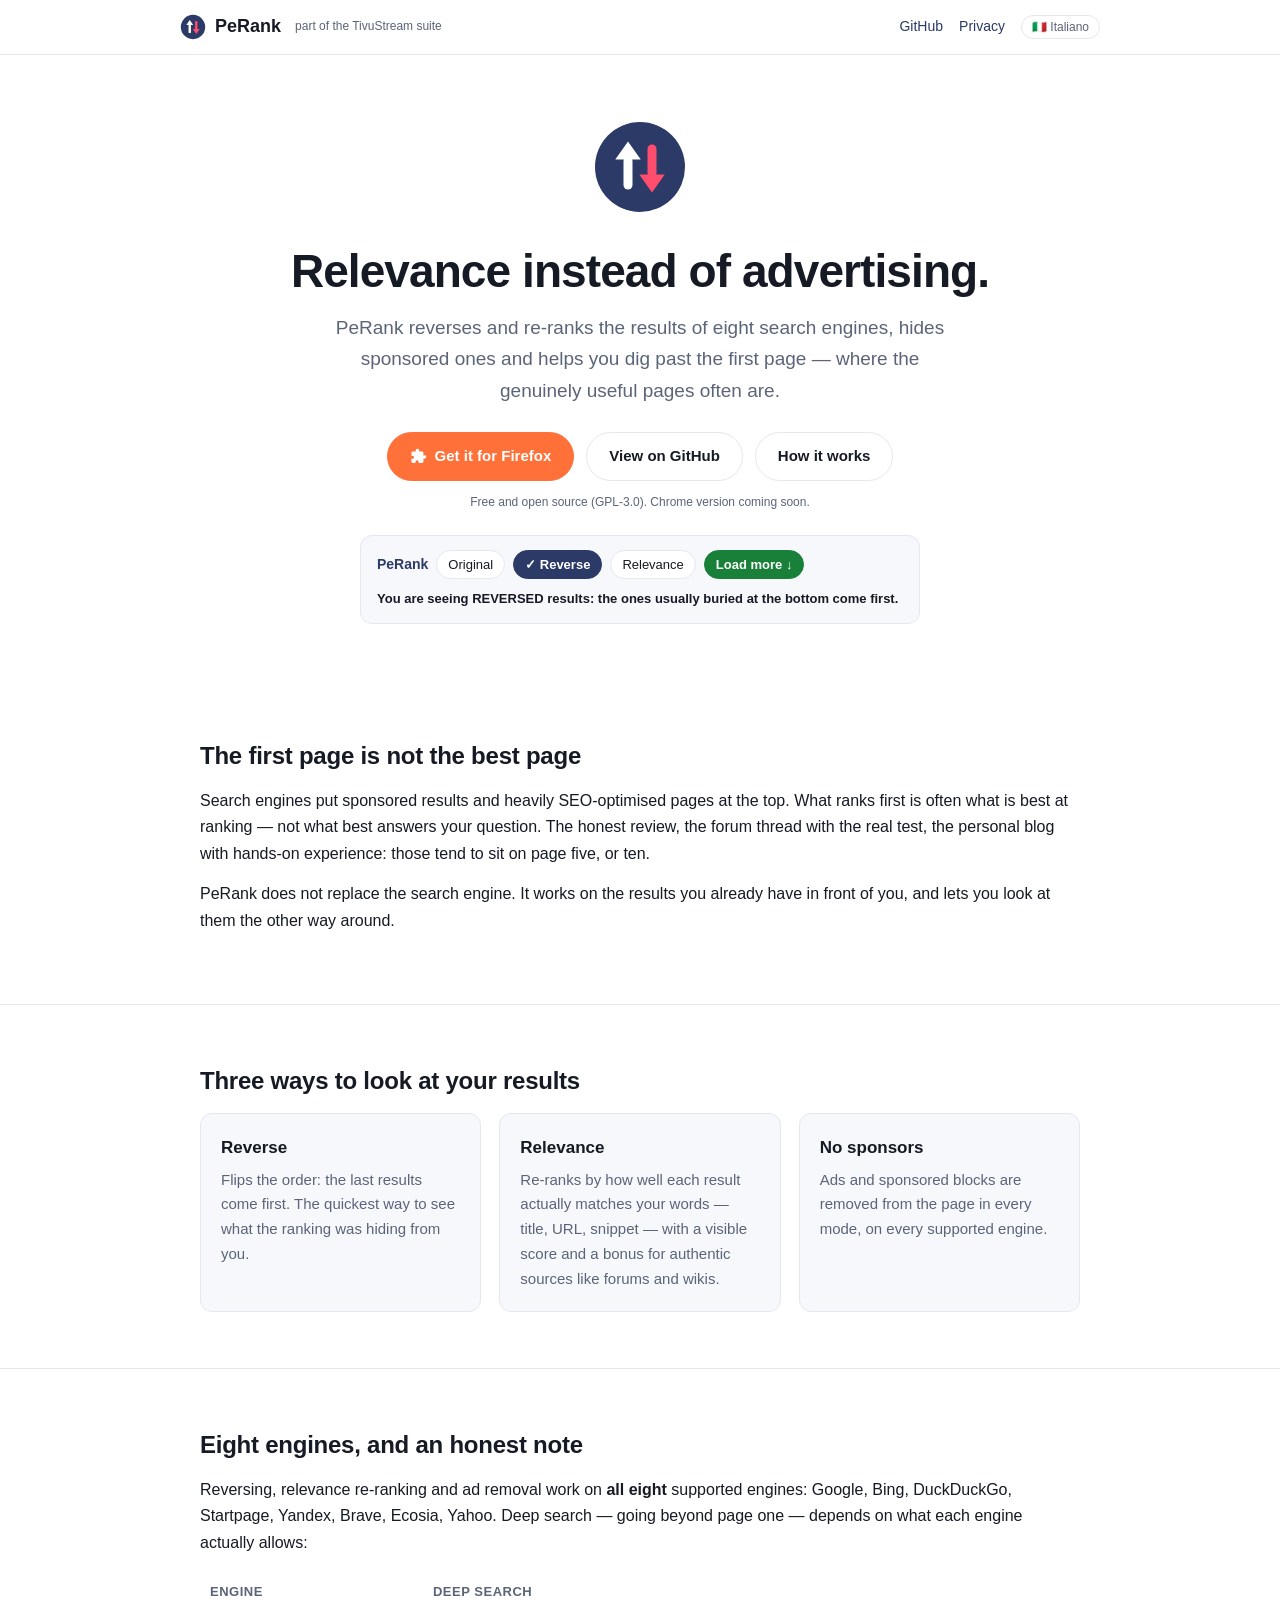
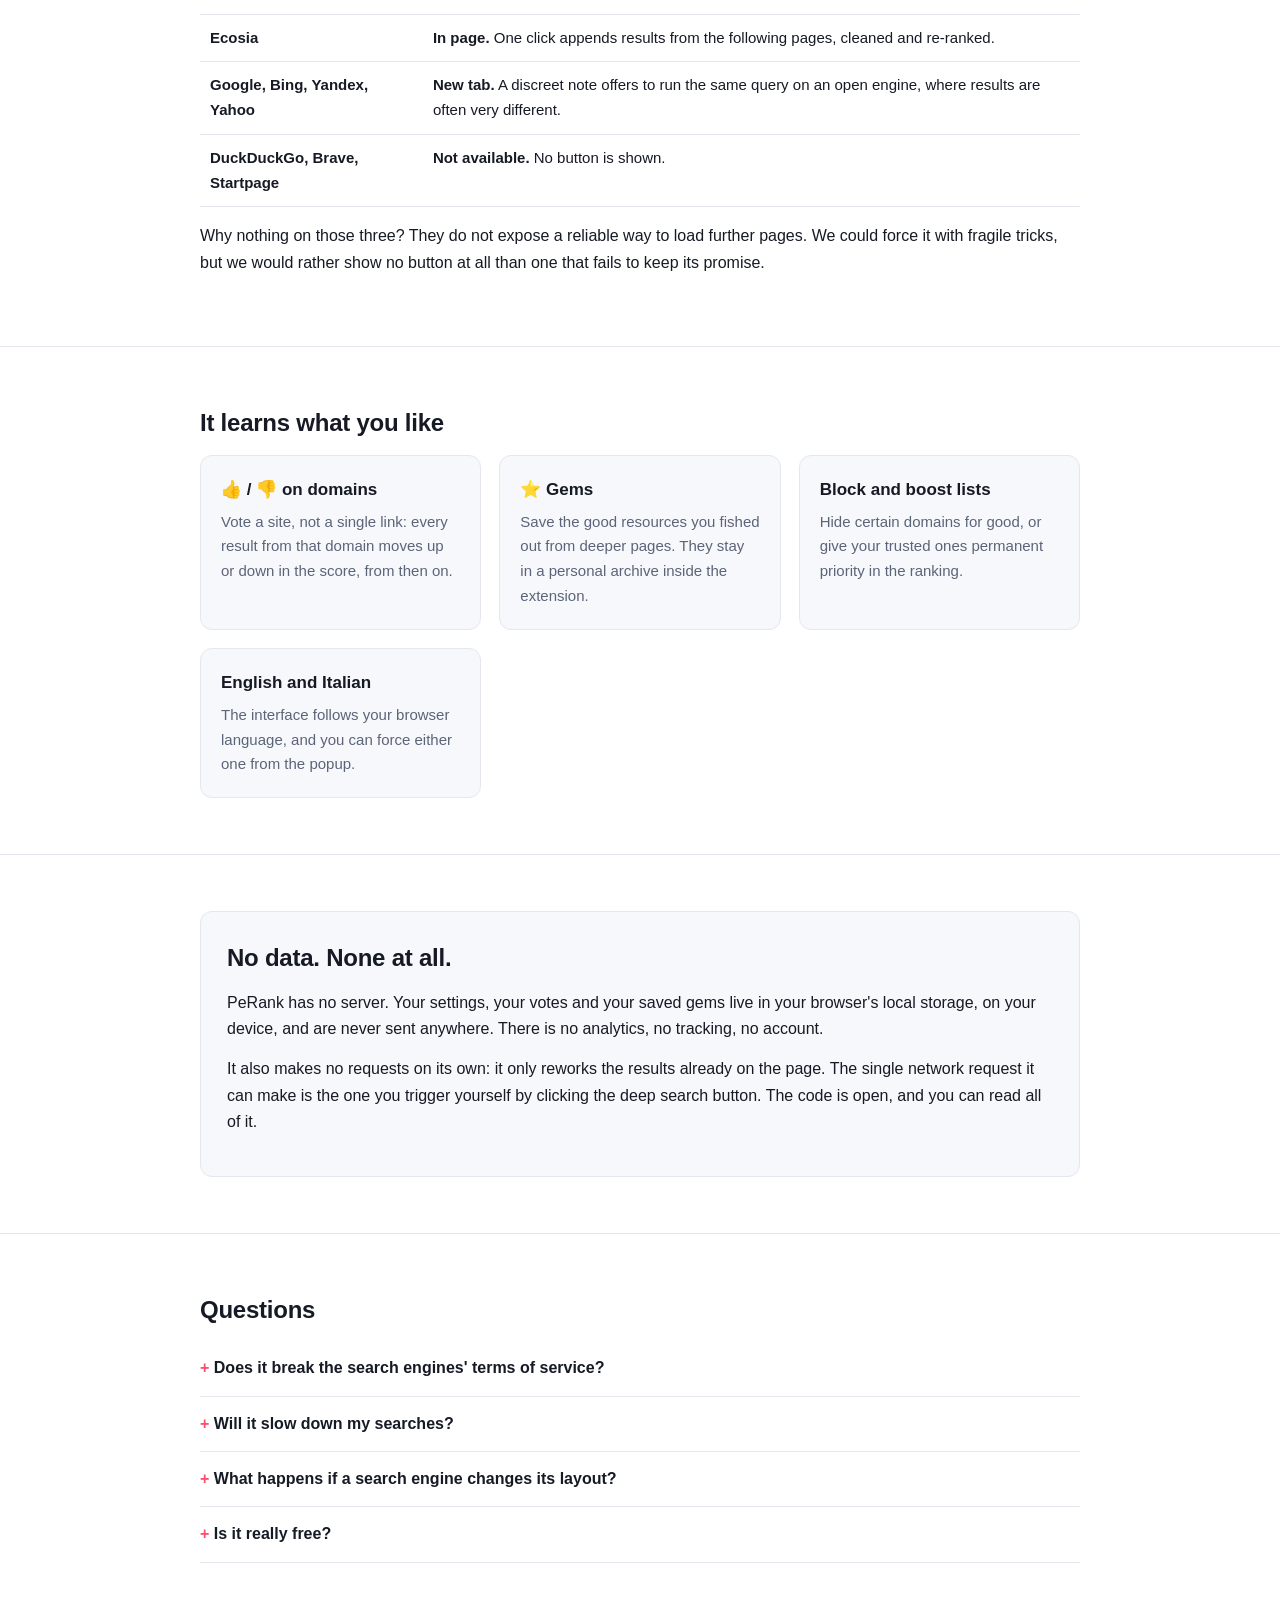
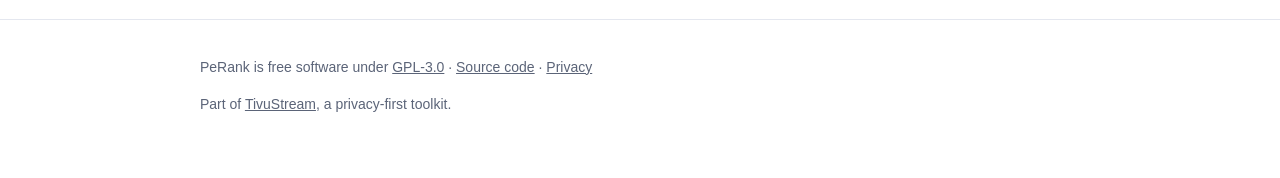
<file: docs/index.html>
<!DOCTYPE html>
<html lang="en">
<head>
<meta charset="utf-8">
<meta name="viewport" content="width=device-width, initial-scale=1">
<title>PeRank — relevance instead of advertising</title>
<meta name="description" content="Browser extension that reverses and re-ranks search results by relevance, hides sponsored ones and helps you dig past page one. Free, open source, no tracking.">
<link rel="icon" href="../icons/icon48.png">
<style>
  :root{
    --navy:#2B3A67; --coral:#FF4D6D; --ink:#161a24; --muted:#5b6478;
    --bg:#ffffff; --card:#f7f8fb; --line:#e4e7ef; --max:920px;
  }
  @media (prefers-color-scheme:dark){
    :root{ --ink:#e8ebf2; --muted:#a2abc0; --bg:#0f1420; --card:#171d2c; --line:#28304200; --line:#283042; }
  }
  *{box-sizing:border-box}
  body{margin:0;background:var(--bg);color:var(--ink);
    font:16px/1.65 -apple-system,BlinkMacSystemFont,"Segoe UI",Roboto,Helvetica,Arial,sans-serif;}
  .wrap{max-width:var(--max);margin:0 auto;padding:0 20px}
  a{color:var(--navy);text-decoration:none}
  @media (prefers-color-scheme:dark){a{color:#8fb0ff}}
  a:hover{text-decoration:underline}
  header{border-bottom:1px solid var(--line);position:sticky;top:0;background:var(--bg);z-index:5}
  .bar{display:flex;align-items:center;gap:14px;padding:12px 0}
  .brand{display:flex;align-items:center;gap:9px;font-weight:700;font-size:18px;color:var(--ink)}
  .brand svg{display:block}
  .suite{font-size:12px;color:var(--muted)}
  nav{margin-left:auto;display:flex;align-items:center;gap:16px;font-size:14px;flex-wrap:wrap}
  .langbtn{border:1px solid var(--line);background:none;color:var(--muted);border-radius:999px;
    padding:4px 10px;font-size:12px;cursor:pointer;font-family:inherit}
  .langbtn:hover{color:var(--ink)}
  h1{font-size:clamp(30px,5vw,46px);line-height:1.15;margin:0 0 14px;letter-spacing:-.02em}
  h2{font-size:24px;margin:0 0 12px;letter-spacing:-.01em}
  h3{font-size:17px;margin:0 0 6px}
  p{margin:0 0 14px}
  .lead{font-size:19px;color:var(--muted);max-width:640px}
  section{padding:56px 0;border-bottom:1px solid var(--line)}
  .hero{padding:64px 0 56px;text-align:center}
  .hero .lead{margin-left:auto;margin-right:auto}
  .hero-logo{margin-bottom:22px}
  .cta{display:flex;gap:12px;justify-content:center;flex-wrap:wrap;margin-top:26px}
  .btn{display:inline-block;padding:11px 22px;border-radius:999px;font-weight:600;font-size:15px;border:1px solid var(--navy)}
  .btn-primary{background:var(--navy);color:#fff;border-color:var(--navy)}
  .btn-primary:hover{background:#222e53;text-decoration:none}
  .btn-ghost{color:var(--ink);border-color:var(--line)}
  .btn-ghost:hover{border-color:var(--navy);text-decoration:none}
  .btn-firefox{background:#ff7139;color:#fff;border-color:#ff7139;display:inline-flex;align-items:center;gap:8px}
  .btn-firefox:hover{background:#e35b25;border-color:#e35b25;text-decoration:none}
  .btn-firefox svg{display:block}
  .soon{font-size:12px;color:var(--muted);margin-top:12px}
  .grid{display:grid;gap:18px;grid-template-columns:repeat(auto-fit,minmax(240px,1fr))}
  .card{background:var(--card);border:1px solid var(--line);border-radius:12px;padding:20px}
  .card p{margin:0;color:var(--muted);font-size:15px}
  table{width:100%;border-collapse:collapse;font-size:15px;margin:6px 0 16px}
  th,td{text-align:left;padding:11px 10px;border-bottom:1px solid var(--line);vertical-align:top}
  th{font-size:13px;text-transform:uppercase;letter-spacing:.04em;color:var(--muted)}
  .mock{background:var(--card);border:1px solid var(--line);border-radius:12px;padding:14px 16px;margin:22px auto 0;max-width:560px;text-align:left}
  .mock-row{display:flex;align-items:center;gap:8px;flex-wrap:wrap}
  .mock-name{color:var(--navy);font-weight:700;font-size:14px}
  @media (prefers-color-scheme:dark){.mock-name{color:#8fb0ff}}
  .pill{border:1px solid var(--line);border-radius:999px;padding:3px 11px;font-size:13px;background:var(--bg)}
  .pill.on{background:var(--navy);border-color:var(--navy);color:#fff;font-weight:600}
  .pill.deep{background:#188038;border-color:#188038;color:#fff;font-weight:600}
  .mock-desc{font-size:13px;font-weight:600;margin-top:9px}
  .privacy{background:var(--card);border-radius:12px;padding:26px;border:1px solid var(--line)}
  details{border-bottom:1px solid var(--line);padding:14px 0}
  summary{cursor:pointer;font-weight:600;list-style:none}
  summary::-webkit-details-marker{display:none}
  summary::before{content:"+ ";color:var(--coral);font-weight:700}
  details[open] summary::before{content:"– "}
  details p{margin:10px 0 0;color:var(--muted);font-size:15px}
  footer{padding:36px 0 48px;font-size:14px;color:var(--muted)}
  footer a{color:var(--muted);text-decoration:underline}
</style>
</head>
<body>

<header>
  <div class="wrap bar">
    <span class="brand">
      <svg width="26" height="26" viewBox="0 0 128 128" aria-hidden="true">
        <circle cx="64" cy="64" r="60" fill="#2B3A67"/>
        <rect x="42" y="50" width="12" height="44" rx="6" fill="#fff"/>
        <polygon points="48,30 31,54 65,54" fill="#fff"/>
        <rect x="74" y="34" width="12" height="44" rx="6" fill="#FF4D6D"/>
        <polygon points="80,98 63,74 97,74" fill="#FF4D6D"/>
      </svg>
      PeRank
    </span>
    <span class="suite" data-k="suiteTag"></span>
    <nav>
      <a href="https://github.com/buio2005/perank">GitHub</a>
      <a href="privacy.html" data-k="navPrivacy"></a>
      <button class="langbtn" id="lang" type="button"></button>
    </nav>
  </div>
</header>

<div class="wrap hero">
  <div class="hero-logo">
    <svg width="96" height="96" viewBox="0 0 128 128" aria-hidden="true">
      <circle cx="64" cy="64" r="60" fill="#2B3A67"/>
      <rect x="42" y="50" width="12" height="44" rx="6" fill="#fff"/>
      <polygon points="48,30 31,54 65,54" fill="#fff"/>
      <rect x="74" y="34" width="12" height="44" rx="6" fill="#FF4D6D"/>
      <polygon points="80,98 63,74 97,74" fill="#FF4D6D"/>
    </svg>
  </div>
  <h1 data-k="heroTitle"></h1>
  <p class="lead" data-k="heroLead"></p>
  <div class="cta">
    <a class="btn btn-firefox" href="https://addons.mozilla.org/firefox/addon/perank-results-by-relevance/">
      <svg width="17" height="17" viewBox="0 0 24 24" fill="#fff" aria-hidden="true"><path d="M20.5 11H19V7a2 2 0 0 0-2-2h-4V3.5a2.5 2.5 0 0 0-5 0V5H4a2 2 0 0 0-2 2v3.8h1.5a2.2 2.2 0 0 1 0 4.4H2V19a2 2 0 0 0 2 2h3.8v-1.5a2.2 2.2 0 0 1 4.4 0V21H17a2 2 0 0 0 2-2v-4h1.5a2.5 2.5 0 0 0 0-5z"/></svg>
      <span data-k="ctaFirefox"></span>
    </a>
    <a class="btn btn-ghost" href="https://github.com/buio2005/perank" data-k="ctaGithub"></a>
    <a class="btn btn-ghost" href="#how" data-k="ctaHow"></a>
  </div>
  <p class="soon" data-k="ctaSoon"></p>

  <div class="mock">
    <div class="mock-row">
      <span class="mock-name">PeRank</span>
      <span class="pill" data-k="mockOriginal"></span>
      <span class="pill on" data-k="mockReverse"></span>
      <span class="pill" data-k="mockRelevance"></span>
      <span class="pill deep" data-k="mockDeep"></span>
    </div>
    <div class="mock-desc" data-k="mockDesc"></div>
  </div>
</div>

<section id="why">
  <div class="wrap">
    <h2 data-k="whyTitle"></h2>
    <p data-k="whyP1"></p>
    <p data-k="whyP2"></p>
  </div>
</section>

<section id="how">
  <div class="wrap">
    <h2 data-k="howTitle"></h2>
    <div class="grid">
      <div class="card"><h3 data-k="how1T"></h3><p data-k="how1P"></p></div>
      <div class="card"><h3 data-k="how2T"></h3><p data-k="how2P"></p></div>
      <div class="card"><h3 data-k="how3T"></h3><p data-k="how3P"></p></div>
    </div>
  </div>
</section>

<section id="engines">
  <div class="wrap">
    <h2 data-k="engTitle"></h2>
    <p data-k="engP"></p>
    <table>
      <thead><tr><th data-k="engColA"></th><th data-k="engColB"></th></tr></thead>
      <tbody>
        <tr><td><strong>Ecosia</strong></td><td data-k="engEcosia"></td></tr>
        <tr><td><strong>Google, Bing, Yandex, Yahoo</strong></td><td data-k="engBig"></td></tr>
        <tr><td><strong>DuckDuckGo, Brave, Startpage</strong></td><td data-k="engNone"></td></tr>
      </tbody>
    </table>
    <p data-k="engHonest"></p>
  </div>
</section>

<section id="features">
  <div class="wrap">
    <h2 data-k="featTitle"></h2>
    <div class="grid">
      <div class="card"><h3 data-k="feat1T"></h3><p data-k="feat1P"></p></div>
      <div class="card"><h3 data-k="feat2T"></h3><p data-k="feat2P"></p></div>
      <div class="card"><h3 data-k="feat3T"></h3><p data-k="feat3P"></p></div>
      <div class="card"><h3 data-k="feat4T"></h3><p data-k="feat4P"></p></div>
    </div>
  </div>
</section>

<section id="privacy">
  <div class="wrap">
    <div class="privacy">
      <h2 data-k="privTitle"></h2>
      <p data-k="privP1"></p>
      <p data-k="privP2"></p>
    </div>
  </div>
</section>

<section id="faq">
  <div class="wrap">
    <h2 data-k="faqTitle"></h2>
    <details><summary data-k="faq1Q"></summary><p data-k="faq1A"></p></details>
    <details><summary data-k="faq2Q"></summary><p data-k="faq2A"></p></details>
    <details><summary data-k="faq3Q"></summary><p data-k="faq3A"></p></details>
    <details><summary data-k="faq4Q"></summary><p data-k="faq4A"></p></details>
  </div>
</section>

<footer>
  <div class="wrap">
    <p data-k="footL1"></p>
    <p data-k="footL2"></p>
  </div>
</footer>

<script>
var T = {
  suiteTag:{en:"part of the TivuStream suite", it:"parte della suite TivuStream"},
  navPrivacy:{en:"Privacy", it:"Privacy"},
  heroTitle:{en:"Relevance instead of advertising.", it:"Pertinenza al posto della pubblicità."},
  heroLead:{en:"PeRank reverses and re-ranks the results of eight search engines, hides sponsored ones and helps you dig past the first page — where the genuinely useful pages often are.",
            it:"PeRank inverte e riordina i risultati di otto motori di ricerca, nasconde gli sponsor e ti aiuta a scavare oltre la prima pagina — dove spesso stanno le pagine davvero utili."},
  ctaFirefox:{en:"Get it for Firefox", it:"Aggiungi a Firefox"},
  ctaGithub:{en:"View on GitHub", it:"Guarda su GitHub"},
  ctaHow:{en:"How it works", it:"Come funziona"},
  ctaSoon:{en:"Free and open source (GPL-3.0). Chrome version coming soon.",
           it:"Gratuito e open source (GPL-3.0). Versione Chrome in arrivo."},
  mockOriginal:{en:"Original", it:"Originale"},
  mockReverse:{en:"✓ Reverse", it:"✓ Inverti"},
  mockRelevance:{en:"Relevance", it:"Pertinenza"},
  mockDeep:{en:"Load more ↓", it:"Carica altri ↓"},
  mockDesc:{en:"You are seeing REVERSED results: the ones usually buried at the bottom come first.",
            it:"Stai vedendo i risultati INVERTITI: prima quelli che di solito finiscono in fondo."},

  whyTitle:{en:"The first page is not the best page", it:"La prima pagina non è la pagina migliore"},
  whyP1:{en:"Search engines put sponsored results and heavily SEO-optimised pages at the top. What ranks first is often what is best at ranking — not what best answers your question. The honest review, the forum thread with the real test, the personal blog with hands-on experience: those tend to sit on page five, or ten.",
         it:"I motori mettono in alto risultati sponsorizzati e pagine ottimizzate per il posizionamento. Ciò che sta in cima è spesso ciò che è più bravo a posizionarsi — non ciò che risponde meglio alla tua domanda. La recensione onesta, il thread del forum con la prova sul campo, il blog personale con l'esperienza diretta: quelli finiscono a pagina cinque, o dieci."},
  whyP2:{en:"PeRank does not replace the search engine. It works on the results you already have in front of you, and lets you look at them the other way around.",
         it:"PeRank non sostituisce il motore di ricerca. Lavora sui risultati che hai già davanti, e ti permette di guardarli dal verso opposto."},

  howTitle:{en:"Three ways to look at your results", it:"Tre modi di guardare i risultati"},
  how1T:{en:"Reverse", it:"Inverti"},
  how1P:{en:"Flips the order: the last results come first. The quickest way to see what the ranking was hiding from you.",
         it:"Capovolge l'ordine: gli ultimi risultati arrivano per primi. Il modo più rapido per vedere cosa il ranking ti stava nascondendo."},
  how2T:{en:"Relevance", it:"Pertinenza"},
  how2P:{en:"Re-ranks by how well each result actually matches your words — title, URL, snippet — with a visible score and a bonus for authentic sources like forums and wikis.",
         it:"Riordina in base a quanto ogni risultato corrisponde davvero alle tue parole — titolo, URL, testo — con un punteggio visibile e un bonus alle fonti autentiche come forum e wiki."},
  how3T:{en:"No sponsors", it:"Niente sponsor"},
  how3P:{en:"Ads and sponsored blocks are removed from the page in every mode, on every supported engine.",
         it:"Annunci e blocchi sponsorizzati vengono rimossi dalla pagina in ogni modalità, su tutti i motori supportati."},

  engTitle:{en:"Eight engines, and an honest note", it:"Otto motori, e una nota onesta"},
  engP:{en:"Reversing, relevance re-ranking and ad removal work on <strong>all eight</strong> supported engines: Google, Bing, DuckDuckGo, Startpage, Yandex, Brave, Ecosia, Yahoo. Deep search — going beyond page one — depends on what each engine actually allows:",
        it:"Inversione, riordino per pertinenza e rimozione degli sponsor funzionano su <strong>tutti e otto</strong> i motori supportati: Google, Bing, DuckDuckGo, Startpage, Yandex, Brave, Ecosia, Yahoo. La ricerca profonda — andare oltre la prima pagina — dipende da cosa ciascun motore permette davvero:"},
  engColA:{en:"Engine", it:"Motore"},
  engColB:{en:"Deep search", it:"Ricerca profonda"},
  engEcosia:{en:"<strong>In page.</strong> One click appends results from the following pages, cleaned and re-ranked.",
             it:"<strong>In pagina.</strong> Un click aggiunge i risultati delle pagine successive, puliti e riordinati."},
  engBig:{en:"<strong>New tab.</strong> A discreet note offers to run the same query on an open engine, where results are often very different.",
          it:"<strong>Nuova scheda.</strong> Una nota discreta propone di rilanciare la stessa ricerca su un motore aperto, dove i risultati sono spesso molto diversi."},
  engNone:{en:"<strong>Not available.</strong> No button is shown.",
           it:"<strong>Non disponibile.</strong> Nessun pulsante viene mostrato."},
  engHonest:{en:"Why nothing on those three? They do not expose a reliable way to load further pages. We could force it with fragile tricks, but we would rather show no button at all than one that fails to keep its promise.",
             it:"Perché su quei tre niente? Non espongono un modo affidabile per caricare altre pagine. Potremmo forzare la mano con espedienti fragili, ma preferiamo non mostrare alcun pulsante piuttosto che uno che non mantiene la promessa."},

  featTitle:{en:"It learns what you like", it:"Impara cosa ti piace"},
  feat1T:{en:"👍 / 👎 on domains", it:"👍 / 👎 sui domini"},
  feat1P:{en:"Vote a site, not a single link: every result from that domain moves up or down in the score, from then on.",
          it:"Vota un sito, non il singolo link: da quel momento tutti i risultati di quel dominio salgono o scendono nel punteggio."},
  feat2T:{en:"⭐ Gems", it:"⭐ Gemme"},
  feat2P:{en:"Save the good resources you fished out from deeper pages. They stay in a personal archive inside the extension.",
          it:"Salva le risorse buone pescate in profondità. Restano in un archivio personale dentro l'estensione."},
  feat3T:{en:"Block and boost lists", it:"Liste di blocco e priorità"},
  feat3P:{en:"Hide certain domains for good, or give your trusted ones permanent priority in the ranking.",
          it:"Nascondi per sempre certi domini, oppure dai priorità permanente a quelli di cui ti fidi."},
  feat4T:{en:"English and Italian", it:"Inglese e italiano"},
  feat4P:{en:"The interface follows your browser language, and you can force either one from the popup.",
          it:"L'interfaccia segue la lingua del browser, e puoi forzarne una dal popup."},

  privTitle:{en:"No data. None at all.", it:"Nessun dato. Proprio nessuno."},
  privP1:{en:"PeRank has no server. Your settings, your votes and your saved gems live in your browser's local storage, on your device, and are never sent anywhere. There is no analytics, no tracking, no account.",
          it:"PeRank non ha un server. Impostazioni, voti e gemme salvate vivono nello storage locale del browser, sul tuo dispositivo, e non vengono mai inviati da nessuna parte. Nessuna analytics, nessun tracciamento, nessun account."},
  privP2:{en:"It also makes no requests on its own: it only reworks the results already on the page. The single network request it can make is the one you trigger yourself by clicking the deep search button. The code is open, and you can read all of it.",
          it:"Non fa nemmeno richieste per conto suo: rielabora solo i risultati già presenti nella pagina. L'unica richiesta di rete possibile è quella che avvii tu cliccando il pulsante della ricerca profonda. Il codice è aperto, e puoi leggerlo tutto."},

  faqTitle:{en:"Questions", it:"Domande"},
  faq1Q:{en:"Does it break the search engines' terms of service?", it:"Viola i termini d'uso dei motori di ricerca?"},
  faq1A:{en:"No. PeRank only rearranges what the engine already sent to your browser — the same thing a custom stylesheet or a reader mode does. It performs no scraping and no automated querying.",
         it:"No. PeRank riordina soltanto ciò che il motore ha già inviato al tuo browser — la stessa cosa che fa un foglio di stile personalizzato o una modalità lettura. Non fa scraping né interrogazioni automatiche."},
  faq2Q:{en:"Will it slow down my searches?", it:"Rallenta le ricerche?"},
  faq2A:{en:"No. The work happens locally on a page that has already loaded, and it is a matter of milliseconds.",
         it:"No. Il lavoro avviene in locale su una pagina già caricata, ed è questione di millisecondi."},
  faq3Q:{en:"What happens if a search engine changes its layout?", it:"Cosa succede se un motore cambia layout?"},
  faq3A:{en:"That single engine may stop being re-ranked until the selectors are updated. Everything is isolated per engine, so a fix touches one small block of configuration — and you can open an issue on GitHub when you spot it.",
         it:"Quel singolo motore può smettere di essere riordinato finché i selettori non vengono aggiornati. Tutto è isolato per motore, quindi la correzione tocca un piccolo blocco di configurazione — e puoi segnalarlo aprendo una issue su GitHub."},
  faq4Q:{en:"Is it really free?", it:"È davvero gratuito?"},
  faq4A:{en:"Yes, and it is free software under GPL-3.0: you can use it, study it, modify it and redistribute it. There is nothing to buy and nothing to subscribe to.",
         it:"Sì, ed è software libero con licenza GPL-3.0: puoi usarlo, studiarlo, modificarlo e ridistribuirlo. Non c'è nulla da comprare né da sottoscrivere."},

  footL1:{en:'PeRank is free software under <a href="https://github.com/buio2005/perank/blob/main/LICENSE">GPL-3.0</a> · <a href="https://github.com/buio2005/perank">Source code</a> · <a href="privacy.html">Privacy</a>',
          it:'PeRank è software libero con licenza <a href="https://github.com/buio2005/perank/blob/main/LICENSE">GPL-3.0</a> · <a href="https://github.com/buio2005/perank">Codice sorgente</a> · <a href="privacy.html">Privacy</a>'},
  footL2:{en:'Part of <a href="https://tivustream.com">TivuStream</a>, a privacy-first toolkit.',
          it:'Parte di <a href="https://tivustream.com">TivuStream</a>, una suite di strumenti privacy-first.'}
};

function setLang(l){
  document.documentElement.lang = l;
  var n = document.querySelectorAll("[data-k]");
  for (var i=0;i<n.length;i++){
    var e = T[n[i].getAttribute("data-k")];
    if (e) n[i].innerHTML = e[l];
  }
  document.getElementById("lang").textContent = (l === "en") ? "🇮🇹 Italiano" : "🇬🇧 English";
  try { localStorage.setItem("perank-lang", l); } catch(e){}
}
var saved = null;
try { saved = localStorage.getItem("perank-lang"); } catch(e){}
var initial = saved || ((navigator.language||"en").slice(0,2) === "it" ? "it" : "en");
setLang(initial);
document.getElementById("lang").addEventListener("click", function(){
  setLang(document.documentElement.lang === "en" ? "it" : "en");
});
</script>
</body>
</html>
</file>
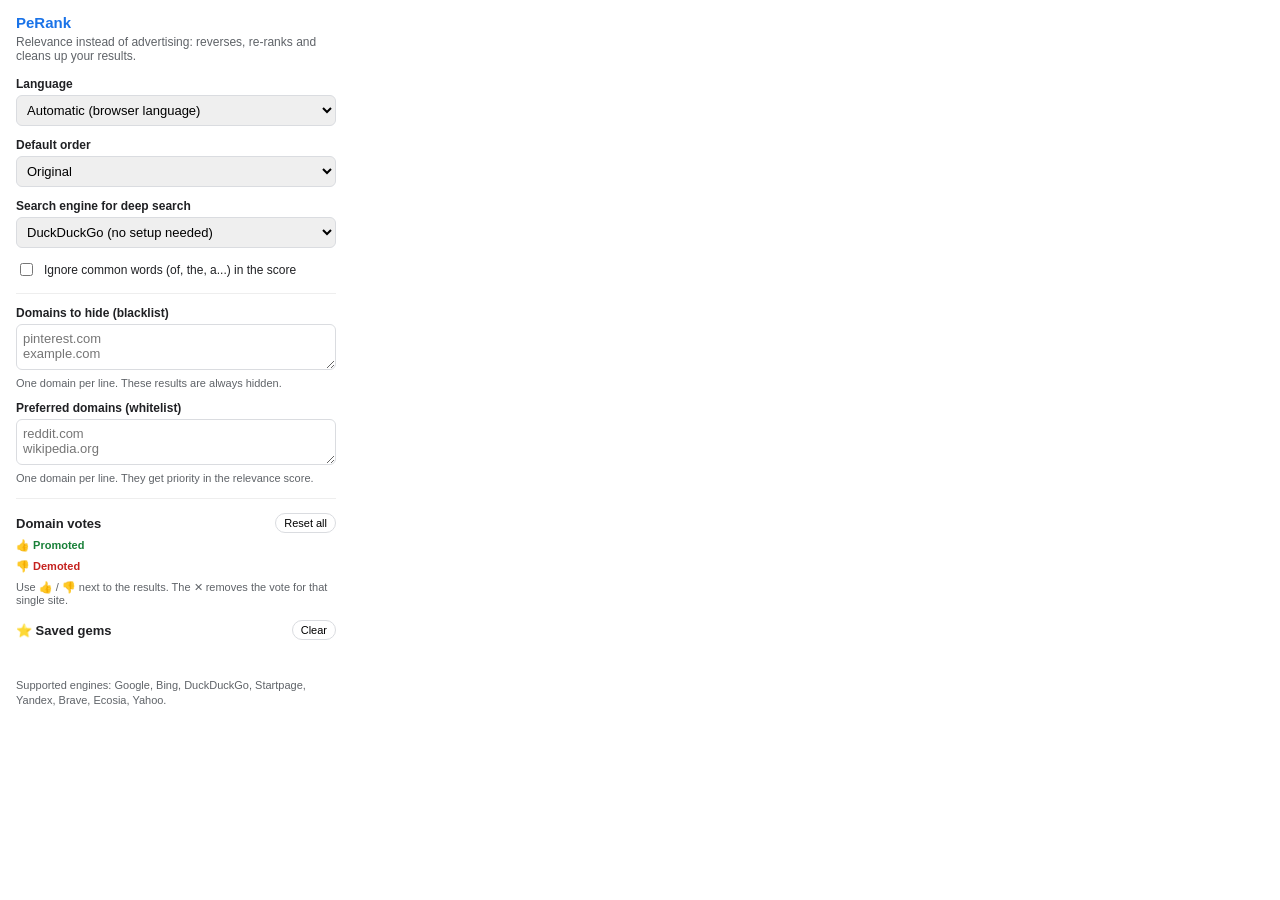
<file: popup.html>
<!DOCTYPE html>
<html lang="en">
<head>
  <meta charset="utf-8">
  <style>
    body { width: 320px; max-height: 560px; overflow-y: auto; margin: 0; padding: 14px 16px; font-family: arial, sans-serif; color: #202124; }
    h1 { font-size: 15px; margin: 0 0 4px; color: #1a73e8; }
    h2 { font-size: 13px; margin: 0; color: #202124; }
    p.sub { font-size: 12px; color: #5f6368; margin: 0 0 14px; }
    label { display: block; font-size: 12px; font-weight: 600; margin: 12px 0 4px; }
    select, textarea, input[type=text] { width: 100%; padding: 6px; border-radius: 6px; border: 1px solid #dadce0; font-size: 13px; box-sizing: border-box; font-family: inherit; }
    textarea { resize: vertical; min-height: 46px; }
    .hint { font-size: 11px; color: #5f6368; margin: 3px 0 0; }
    .row { display: flex; align-items: center; gap: 8px; margin-top: 12px; font-size: 13px; }
    .head { display: flex; align-items: center; justify-content: space-between; margin: 14px 0 6px; }
    #searxngWrap { display: none; }
    #saved { font-size: 12px; color: #188038; margin-top: 12px; min-height: 14px; }
    .engines { font-size: 11px; color: #5f6368; margin-top: 12px; line-height: 1.4; }
    hr { border: none; border-top: 1px solid #eee; margin: 14px 0 0; }
    .mini { font-size: 11px; padding: 3px 8px; border: 1px solid #dadce0; background: #fff; border-radius: 10px; cursor: pointer; }
    .mini:hover { background: #f1f3f4; }
    .gem { border-bottom: 1px solid #f1f3f4; padding: 7px 0; display: flex; gap: 6px; align-items: flex-start; }
    .gem a { font-size: 12px; color: #1a0dab; text-decoration: none; display: block; line-height: 1.3; }
    .gem a:hover { text-decoration: underline; }
    .gem .meta { font-size: 10px; color: #5f6368; margin-top: 2px; word-break: break-all; }
    .gem .del { border: none; background: none; color: #c5221f; cursor: pointer; font-size: 13px; padding: 0 2px; }
    .empty { font-size: 11px; color: #5f6368; font-style: italic; padding: 6px 0; }
    .vgroup { margin-bottom: 8px; }
    .vtitle { font-size: 11px; font-weight: 700; margin-bottom: 3px; }
    .vtitle.vup { color: #188038; }
    .vtitle.vdown { color: #c5221f; }
    .vrow { display: flex; align-items: center; justify-content: space-between; font-size: 12px; padding: 3px 0; border-bottom: 1px solid #f5f5f5; }
    .vrow span { word-break: break-all; }
  </style>
</head>
<body>
  <h1>PeRank</h1>
  <p class="sub" data-i18n="popupSubtitle"></p>

  <label for="lang" data-i18n="popupLanguage"></label>
  <select id="lang">
    <option value="auto" data-i18n="langAuto"></option>
    <option value="it">Italiano</option>
    <option value="en">English</option>
  </select>

  <label for="defaultMode" data-i18n="popupDefaultOrder"></label>
  <select id="defaultMode">
    <option value="originale" data-i18n="modeOriginal"></option>
    <option value="inverti" data-i18n="modeInvert"></option>
    <option value="pertinenza" data-i18n="modeRelevance"></option>
  </select>

  <label for="deepEngine" data-i18n="popupDeepEngine"></label>
  <select id="deepEngine">
    <option value="duckduckgo" data-i18n="optDdg"></option>
    <option value="brave" data-i18n="optBrave"></option>
    <option value="searxng" data-i18n="optSearxng"></option>
  </select>

  <div id="searxngWrap">
    <label for="searxngBase" data-i18n="popupSearxngLabel"></label>
    <input id="searxngBase" type="text" placeholder="https://searx.be">
  </div>

  <div class="row">
    <input type="checkbox" id="ignoreStopwords">
    <label for="ignoreStopwords" style="margin:0;font-weight:400;" data-i18n="popupIgnoreStopwords"></label>
  </div>

  <hr>

  <label for="blacklist" data-i18n="popupBlacklistLabel"></label>
  <textarea id="blacklist" placeholder="pinterest.com&#10;example.com"></textarea>
  <p class="hint" data-i18n="popupBlacklistHint"></p>

  <label for="whitelist" data-i18n="popupWhitelistLabel"></label>
  <textarea id="whitelist" placeholder="reddit.com&#10;wikipedia.org"></textarea>
  <p class="hint" data-i18n="popupWhitelistHint"></p>

  <hr>

  <div class="head">
    <h2 data-i18n="popupVotesTitle"></h2>
    <button id="resetVotes" class="mini" data-i18n="popupResetAll"></button>
  </div>

  <div class="vgroup">
    <div class="vtitle vup" data-i18n="popupPromoted"></div>
    <div id="votesUp"></div>
  </div>
  <div class="vgroup">
    <div class="vtitle vdown" data-i18n="popupDemoted"></div>
    <div id="votesDown"></div>
  </div>
  <p class="hint" data-i18n="popupVotesHint"></p>

  <div class="head">
    <h2 data-i18n="popupGemsTitle"></h2>
    <button id="clearGems" class="mini" data-i18n="popupClear"></button>
  </div>
  <div id="gemsList"></div>

  <div id="saved"></div>

  <div class="engines" data-i18n="popupEnginesList"></div>

  <script src="i18n-data.js"></script>
  <script src="popup.js"></script>
</body>
</html>
</file>
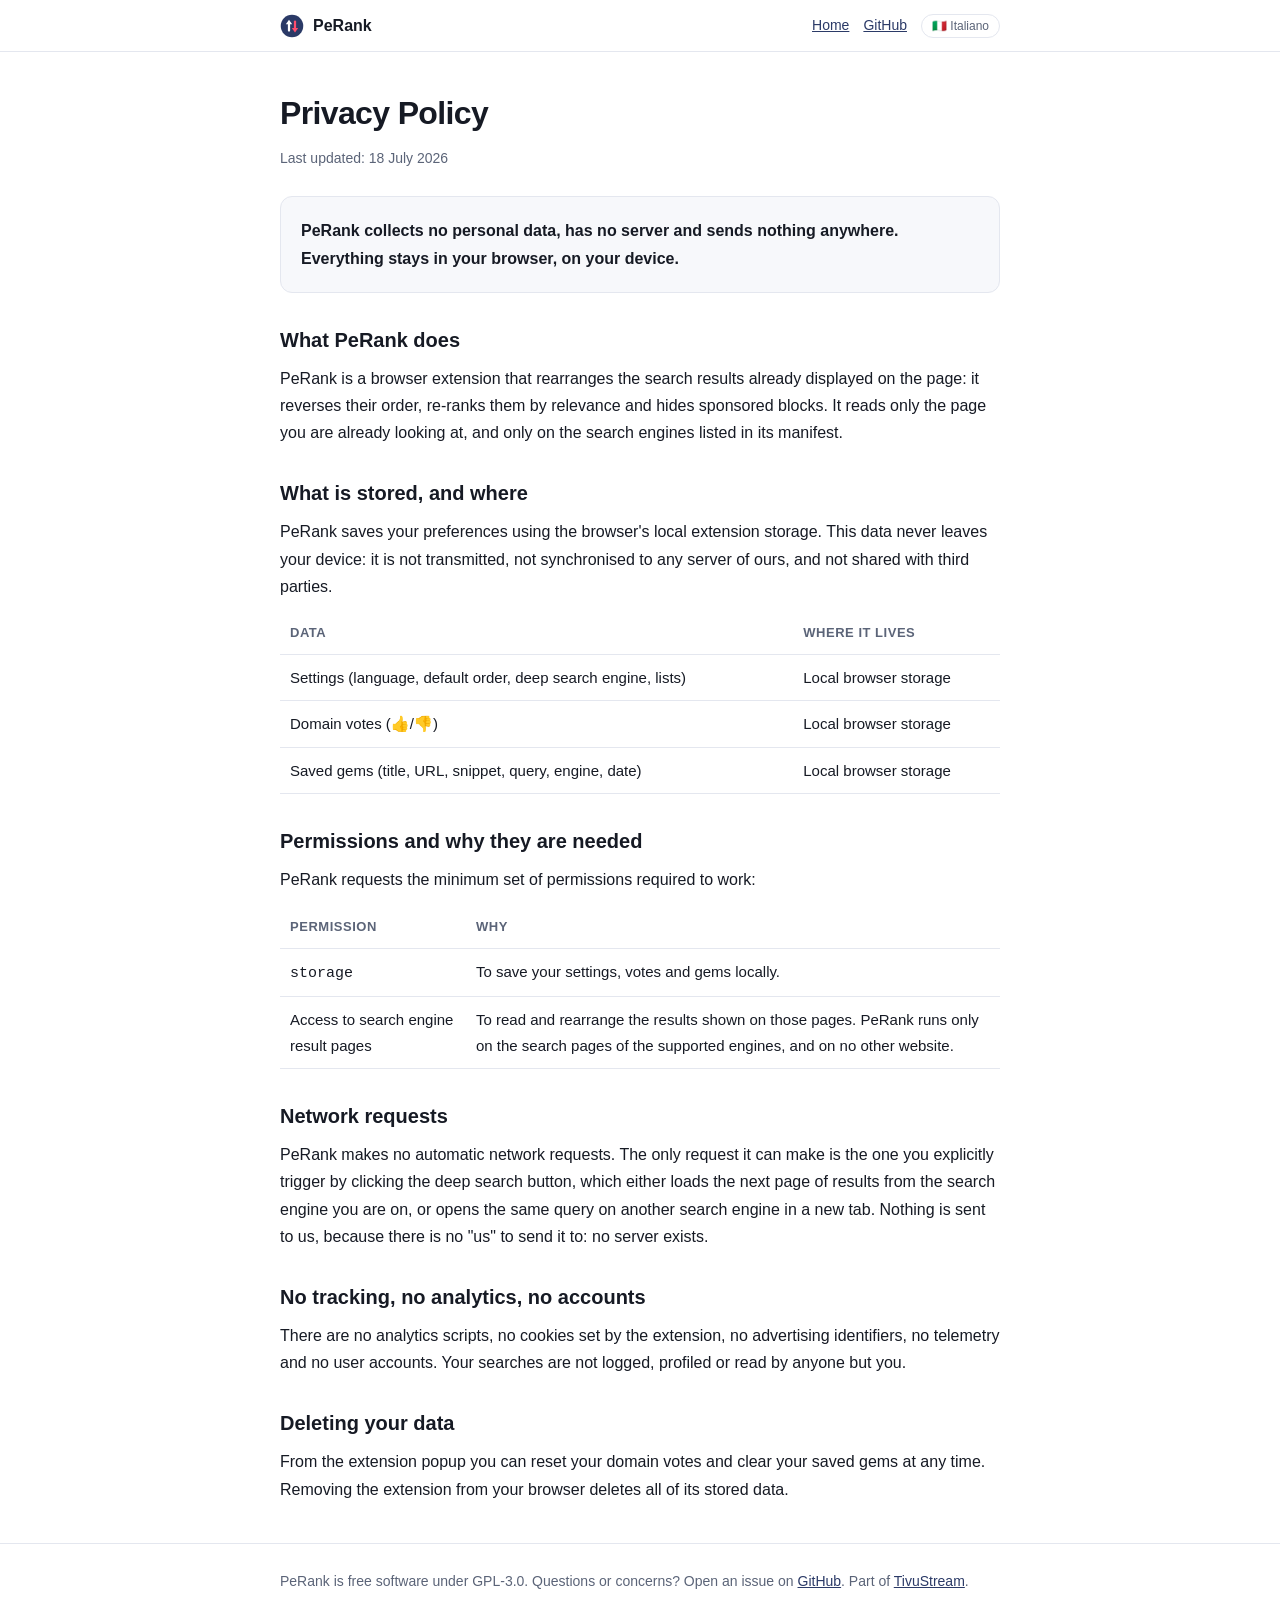
<file: docs/privacy.html>
<!DOCTYPE html>
<html lang="en">
<head>
<meta charset="utf-8">
<meta name="viewport" content="width=device-width, initial-scale=1">
<title>PeRank — Privacy Policy</title>
<meta name="description" content="PeRank collects no data. No server, no analytics, no tracking: everything stays in your browser.">
<link rel="icon" href="../icons/icon48.png">
<style>
  :root{--navy:#2B3A67;--coral:#FF4D6D;--ink:#161a24;--muted:#5b6478;--bg:#fff;--card:#f7f8fb;--line:#e4e7ef}
  @media (prefers-color-scheme:dark){:root{--ink:#e8ebf2;--muted:#a2abc0;--bg:#0f1420;--card:#171d2c;--line:#283042}}
  *{box-sizing:border-box}
  body{margin:0;background:var(--bg);color:var(--ink);
    font:16px/1.7 -apple-system,BlinkMacSystemFont,"Segoe UI",Roboto,Helvetica,Arial,sans-serif}
  .wrap{max-width:760px;margin:0 auto;padding:0 20px}
  a{color:var(--navy)} @media (prefers-color-scheme:dark){a{color:#8fb0ff}}
  header{border-bottom:1px solid var(--line);padding:12px 0}
  .bar{display:flex;align-items:center;gap:10px}
  .brand{display:flex;align-items:center;gap:9px;font-weight:700;color:var(--ink);text-decoration:none}
  nav{margin-left:auto;display:flex;gap:14px;align-items:center;font-size:14px}
  .langbtn{border:1px solid var(--line);background:none;color:var(--muted);border-radius:999px;
    padding:4px 10px;font-size:12px;cursor:pointer;font-family:inherit}
  h1{font-size:32px;margin:34px 0 6px;letter-spacing:-.02em}
  h2{font-size:20px;margin:30px 0 8px}
  p,li{margin:0 0 12px}
  .date{color:var(--muted);font-size:14px;margin-bottom:26px}
  .box{background:var(--card);border:1px solid var(--line);border-radius:12px;padding:20px;margin:22px 0}
  .box p{margin:0;font-weight:600}
  table{width:100%;border-collapse:collapse;font-size:15px;margin:8px 0 18px}
  th,td{text-align:left;padding:10px;border-bottom:1px solid var(--line);vertical-align:top}
  th{font-size:13px;text-transform:uppercase;letter-spacing:.04em;color:var(--muted)}
  footer{border-top:1px solid var(--line);margin-top:40px;padding:26px 0 44px;font-size:14px;color:var(--muted)}
</style>
</head>
<body>
<header><div class="wrap bar">
  <a class="brand" href="index.html">
    <svg width="24" height="24" viewBox="0 0 128 128" aria-hidden="true">
      <circle cx="64" cy="64" r="60" fill="#2B3A67"/>
      <rect x="42" y="50" width="12" height="44" rx="6" fill="#fff"/>
      <polygon points="48,30 31,54 65,54" fill="#fff"/>
      <rect x="74" y="34" width="12" height="44" rx="6" fill="#FF4D6D"/>
      <polygon points="80,98 63,74 97,74" fill="#FF4D6D"/>
    </svg> PeRank
  </a>
  <nav>
    <a href="index.html" data-k="navHome"></a>
    <a href="https://github.com/buio2005/perank">GitHub</a>
    <button class="langbtn" id="lang" type="button"></button>
  </nav>
</div></header>

<div class="wrap">
  <h1 data-k="title"></h1>
  <p class="date" data-k="date"></p>

  <div class="box"><p data-k="summary"></p></div>

  <h2 data-k="h1t"></h2>
  <p data-k="h1p"></p>

  <h2 data-k="h2t"></h2>
  <p data-k="h2p"></p>
  <table>
    <thead><tr><th data-k="colWhat"></th><th data-k="colWhere"></th></tr></thead>
    <tbody>
      <tr><td data-k="d1a"></td><td data-k="d1b"></td></tr>
      <tr><td data-k="d2a"></td><td data-k="d2b"></td></tr>
      <tr><td data-k="d3a"></td><td data-k="d3b"></td></tr>
    </tbody>
  </table>

  <h2 data-k="h3t"></h2>
  <p data-k="h3p"></p>
  <table>
    <thead><tr><th data-k="colPerm"></th><th data-k="colWhy"></th></tr></thead>
    <tbody>
      <tr><td><code>storage</code></td><td data-k="p1"></td></tr>
      <tr><td data-k="p2a"></td><td data-k="p2b"></td></tr>
    </tbody>
  </table>

  <h2 data-k="h4t"></h2>
  <p data-k="h4p"></p>

  <h2 data-k="h5t"></h2>
  <p data-k="h5p"></p>

  <h2 data-k="h6t"></h2>
  <p data-k="h6p"></p>
</div>

<footer><div class="wrap">
  <p data-k="foot"></p>
</div></footer>

<script>
var T = {
  navHome:{en:"Home", it:"Home"},
  title:{en:"Privacy Policy", it:"Informativa sulla privacy"},
  date:{en:"Last updated: 18 July 2026", it:"Ultimo aggiornamento: 18 luglio 2026"},
  summary:{en:"PeRank collects no personal data, has no server and sends nothing anywhere. Everything stays in your browser, on your device.",
           it:"PeRank non raccoglie alcun dato personale, non ha un server e non invia nulla da nessuna parte. Tutto resta nel tuo browser, sul tuo dispositivo."},

  h1t:{en:"What PeRank does", it:"Cosa fa PeRank"},
  h1p:{en:"PeRank is a browser extension that rearranges the search results already displayed on the page: it reverses their order, re-ranks them by relevance and hides sponsored blocks. It reads only the page you are already looking at, and only on the search engines listed in its manifest.",
       it:"PeRank è un'estensione che riorganizza i risultati di ricerca già presenti nella pagina: ne inverte l'ordine, li riordina per pertinenza e nasconde i blocchi sponsorizzati. Legge soltanto la pagina che stai già guardando, e solo sui motori di ricerca elencati nel suo manifest."},

  h2t:{en:"What is stored, and where", it:"Cosa viene salvato, e dove"},
  h2p:{en:"PeRank saves your preferences using the browser's local extension storage. This data never leaves your device: it is not transmitted, not synchronised to any server of ours, and not shared with third parties.",
       it:"PeRank salva le tue preferenze nello storage locale dell'estensione. Questi dati non lasciano mai il tuo dispositivo: non vengono trasmessi, non sono sincronizzati su alcun nostro server e non vengono condivisi con terzi."},
  colWhat:{en:"Data", it:"Dato"},
  colWhere:{en:"Where it lives", it:"Dove risiede"},
  d1a:{en:"Settings (language, default order, deep search engine, lists)", it:"Impostazioni (lingua, ordinamento predefinito, motore per la ricerca profonda, liste)"},
  d1b:{en:"Local browser storage", it:"Storage locale del browser"},
  d2a:{en:"Domain votes (👍/👎)", it:"Voti sui domini (👍/👎)"},
  d2b:{en:"Local browser storage", it:"Storage locale del browser"},
  d3a:{en:"Saved gems (title, URL, snippet, query, engine, date)", it:"Gemme salvate (titolo, URL, snippet, query, motore, data)"},
  d3b:{en:"Local browser storage", it:"Storage locale del browser"},

  h3t:{en:"Permissions and why they are needed", it:"Permessi e perché servono"},
  h3p:{en:"PeRank requests the minimum set of permissions required to work:", it:"PeRank richiede il minimo indispensabile per funzionare:"},
  colPerm:{en:"Permission", it:"Permesso"},
  colWhy:{en:"Why", it:"Perché"},
  p1:{en:"To save your settings, votes and gems locally.", it:"Per salvare in locale impostazioni, voti e gemme."},
  p2a:{en:"Access to search engine result pages", it:"Accesso alle pagine dei risultati dei motori"},
  p2b:{en:"To read and rearrange the results shown on those pages. PeRank runs only on the search pages of the supported engines, and on no other website.",
       it:"Per leggere e riorganizzare i risultati mostrati su quelle pagine. PeRank si attiva solo sulle pagine di ricerca dei motori supportati, e su nessun altro sito."},

  h4t:{en:"Network requests", it:"Richieste di rete"},
  h4p:{en:"PeRank makes no automatic network requests. The only request it can make is the one you explicitly trigger by clicking the deep search button, which either loads the next page of results from the search engine you are on, or opens the same query on another search engine in a new tab. Nothing is sent to us, because there is no \"us\" to send it to: no server exists.",
       it:"PeRank non effettua richieste di rete automatiche. L'unica richiesta possibile è quella che avvii esplicitamente cliccando il pulsante della ricerca profonda, che carica la pagina successiva dei risultati dal motore su cui ti trovi oppure apre la stessa ricerca su un altro motore in una nuova scheda. Nulla viene inviato a noi, perché non esiste alcun server a cui inviarlo."},

  h5t:{en:"No tracking, no analytics, no accounts", it:"Nessun tracciamento, nessuna analytics, nessun account"},
  h5p:{en:"There are no analytics scripts, no cookies set by the extension, no advertising identifiers, no telemetry and no user accounts. Your searches are not logged, profiled or read by anyone but you.",
       it:"Non ci sono script di analytics, cookie impostati dall'estensione, identificatori pubblicitari, telemetria né account utente. Le tue ricerche non vengono registrate, profilate o lette da nessuno tranne te."},

  h6t:{en:"Deleting your data", it:"Cancellare i tuoi dati"},
  h6p:{en:"From the extension popup you can reset your domain votes and clear your saved gems at any time. Removing the extension from your browser deletes all of its stored data.",
       it:"Dal popup dell'estensione puoi azzerare i voti sui domini e svuotare le gemme salvate quando vuoi. Disinstallando l'estensione, tutti i suoi dati vengono eliminati."},

  foot:{en:'PeRank is free software under GPL-3.0. Questions or concerns? Open an issue on <a href="https://github.com/buio2005/perank">GitHub</a>. Part of <a href="https://tivustream.com">TivuStream</a>.',
        it:'PeRank è software libero con licenza GPL-3.0. Domande o dubbi? Apri una issue su <a href="https://github.com/buio2005/perank">GitHub</a>. Parte di <a href="https://tivustream.com">TivuStream</a>.'}
};
function setLang(l){
  document.documentElement.lang = l;
  var n = document.querySelectorAll("[data-k]");
  for (var i=0;i<n.length;i++){ var e = T[n[i].getAttribute("data-k")]; if (e) n[i].innerHTML = e[l]; }
  document.getElementById("lang").textContent = (l === "en") ? "🇮🇹 Italiano" : "🇬🇧 English";
  try { localStorage.setItem("perank-lang", l); } catch(e){}
}
var saved=null; try { saved = localStorage.getItem("perank-lang"); } catch(e){}
setLang(saved || ((navigator.language||"en").slice(0,2) === "it" ? "it" : "en"));
document.getElementById("lang").addEventListener("click", function(){
  setLang(document.documentElement.lang === "en" ? "it" : "en");
});
</script>
</body>
</html>
</file>
